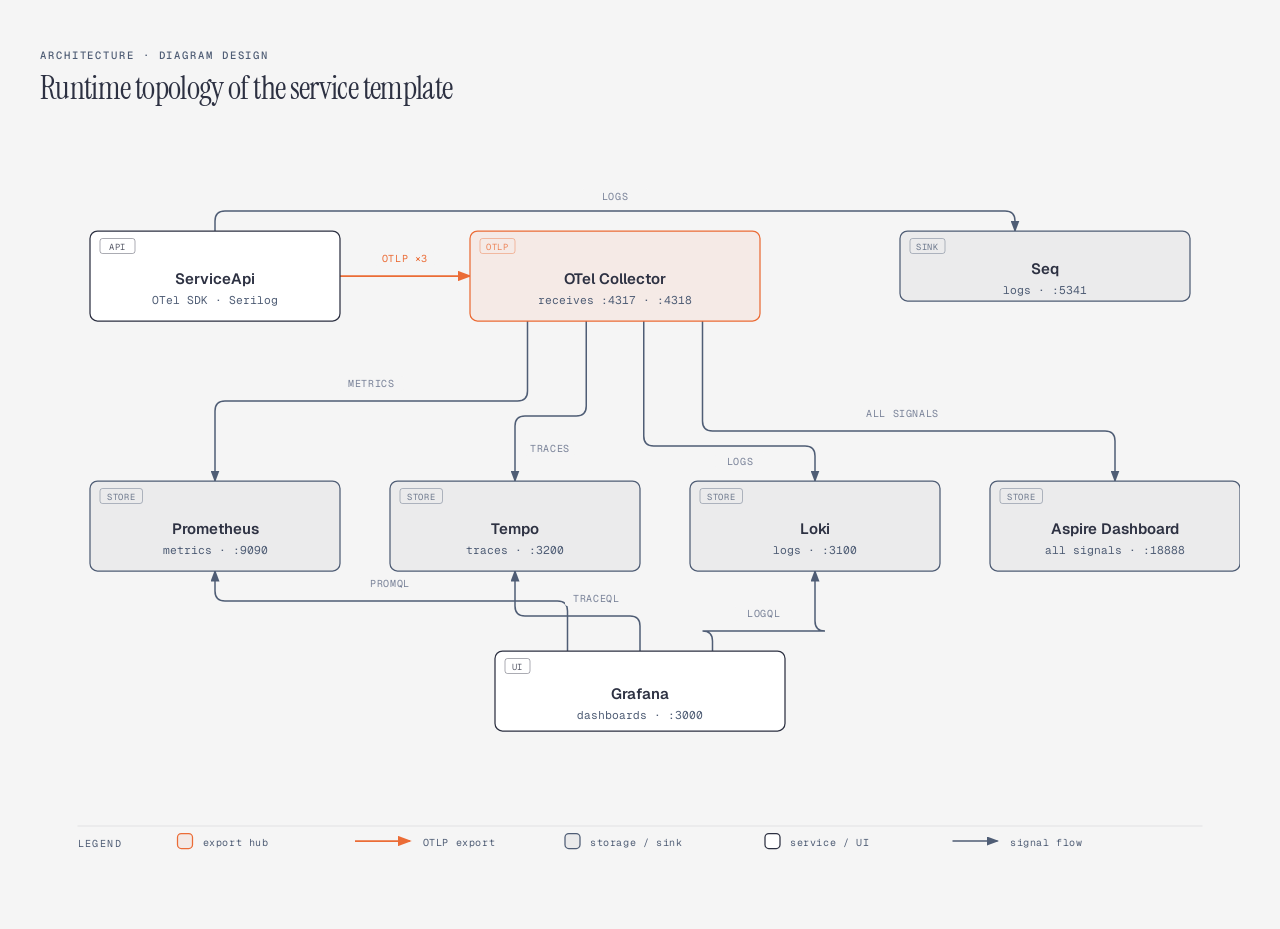
<file: docs/diagrams/runtime-topology.html>
<!DOCTYPE html>
<html lang="en">
<head>
  <meta charset="UTF-8">
  <meta name="viewport" content="width=device-width, initial-scale=1.0">
  <title>Runtime topology — DotNet.ServiceName</title>
  <link href="https://fonts.googleapis.com/css2?family=Instrument+Serif:ital@0;1&family=Geist:wght@400;500;600&family=Geist+Mono:wght@400;500;600&family=Noto+Serif:ital@0;1&family=Noto+Sans+KR:wght@400;500;600&family=Noto+Serif+KR:wght@400&family=Noto+Sans+TC:wght@400;500;600&family=Noto+Serif+TC:wght@400&display=swap" rel="stylesheet">
  <style>
    *, *::before, *::after { box-sizing: border-box; margin: 0; padding: 0; }
    :root {
      --color-paper:   #f5f5f5;   /* white-smoke */
      --color-ink:     #2d3142;   /* jet-black */
      --color-muted:   #4f5d75;   /* blue-slate */
      --color-accent:  #eb6c36;   /* atomic-tangerine */
      --font-sans:     'Geist', system-ui, sans-serif;
      --font-serif:    'Instrument Serif', 'Noto Serif', 'Noto Serif KR', serif;
      --font-mono:     'Geist Mono', ui-monospace, monospace;
    }

    body {
      font-family: var(--font-sans);
      background: var(--color-paper);
      color: var(--color-ink);
      min-height: 100vh;
      display: flex;
      align-items: center;
      justify-content: center;
      padding: 3rem 2rem;
    }

    .frame { max-width: 1200px; width: 100%; }
    /* The SVG holds its readable width (min-width == the viewBox width, so the
       type ramp is never silently scaled down). This wrapper lets a narrow
       screen scroll the diagram instead of the whole page. */
    .diagram-container { width: 100%; overflow-x: auto; }

    .eyebrow {
      font-family: var(--font-mono);
      font-size: 0.66rem;
      font-weight: 500;
      letter-spacing: 0.18em;
      text-transform: uppercase;
      color: var(--color-muted);
      margin-bottom: 0.5rem;
    }

    h1 {
      font-family: var(--font-serif);
      font-size: clamp(1.5rem, 2.4vw + 0.75rem, 2rem);
      font-weight: 400;
      letter-spacing: -0.02em;
      line-height: 1.15;
      color: var(--color-ink);
      margin-bottom: 1.5rem;
    }

    svg { width: 100%; min-width: 960px; display: block; }
    /* Paper has no scrollbar, so the local scroller would clip instead of
       scroll. Let the diagram scale down to the sheet: smaller but whole
       beats sharp but cut off. Must come after the svg rule above - a media
       query adds no specificity, so a later plain rule would win. */
    @media print {
      .diagram-container { overflow-x: visible; }
      svg { min-width: 0; }
    }
  </style>
</head>
<body>
  <div class="frame">
    <p class="eyebrow">Architecture · Diagram Design</p>
    <h1>Runtime topology of the service template</h1>

    <div class="diagram-container">
      <svg viewBox="0 0 960 600" xmlns="http://www.w3.org/2000/svg" role="img" aria-labelledby="runtime-topology-title runtime-topology-desc">
        <title id="runtime-topology-title">Runtime topology of the service template</title>
        <desc id="runtime-topology-desc">Architecture of the docker compose runtime: the ServiceApi exports logs, metrics and traces once over OTLP to a collector, which stores them in Prometheus, Tempo, Loki and the Aspire dashboard, while Grafana queries the backends and Seq receives logs directly.</desc>
        <defs>
          <marker id="arrow" markerWidth="8" markerHeight="6" refX="7" refY="3" orient="auto"><polygon points="0 0, 8 3, 0 6" fill="#4f5d75"/></marker>
          <marker id="arrow-accent" markerWidth="8" markerHeight="6" refX="7" refY="3" orient="auto"><polygon points="0 0, 8 3, 0 6" fill="#eb6c36"/></marker>
          <marker id="arrow-link" markerWidth="8" markerHeight="6" refX="7" refY="3" orient="auto"><polygon points="0 0, 8 3, 0 6" fill="#2e5aa8"/></marker>
        </defs>

        <rect width="100%" height="100%" fill="#f5f5f5"/>

        <!-- ============ arrows (drawn before nodes) ============ -->

        <!-- webapp -> seq: logs over the top -->
        <path d="M 140,80 V 72 Q 140,64 148,64 H 772 Q 780,64 780,72 V 80"
              fill="none" stroke="#4f5d75" stroke-width="1.2" marker-end="url(#arrow)"/>
        <rect x="434" y="46" width="52" height="12" rx="2" fill="#f5f5f5"/>
        <text x="460" y="55" fill="#7a8399" font-size="8" font-family="'Geist Mono', monospace" text-anchor="middle" letter-spacing="0.06em">LOGS</text>

        <!-- webapp -> collector: the one OTLP export (headline path) -->
        <line x1="240" y1="116" x2="344" y2="116" stroke="#eb6c36" stroke-width="1.4" marker-end="url(#arrow-accent)"/>
        <rect x="268" y="96" width="48" height="12" rx="2" fill="#f5f5f5"/>
        <text x="292" y="105" fill="#eb6c36" font-size="8" font-family="'Geist Mono', monospace" text-anchor="middle" letter-spacing="0.06em">OTLP ×3</text>

        <!-- collector -> prometheus -->
        <path d="M 390,136 V 208 Q 390,216 382,216 H 148 Q 140,216 140,224 V 280"
              fill="none" stroke="#4f5d75" stroke-width="1.2" marker-end="url(#arrow)"/>
        <rect x="239" y="196" width="52" height="12" rx="2" fill="#f5f5f5"/>
        <text x="265" y="205" fill="#7a8399" font-size="8" font-family="'Geist Mono', monospace" text-anchor="middle" letter-spacing="0.06em">METRICS</text>

        <!-- collector -> tempo -->
        <path d="M 437,136 V 220 Q 437,228 429,228 H 388 Q 380,228 380,236 V 280"
              fill="none" stroke="#4f5d75" stroke-width="1.2" marker-end="url(#arrow)"/>
        <rect x="388" y="248" width="40" height="12" rx="2" fill="#f5f5f5"/>
        <text x="408" y="257" fill="#7a8399" font-size="8" font-family="'Geist Mono', monospace" text-anchor="middle" letter-spacing="0.06em">TRACES</text>

        <!-- collector -> loki -->
        <path d="M 483,136 V 244 Q 483,252 491,252 H 612 Q 620,252 620,260 V 280"
              fill="none" stroke="#4f5d75" stroke-width="1.2" marker-end="url(#arrow)"/>
        <rect x="540" y="258" width="40" height="12" rx="2" fill="#f5f5f5"/>
        <text x="560" y="267" fill="#7a8399" font-size="8" font-family="'Geist Mono', monospace" text-anchor="middle" letter-spacing="0.06em">LOGS</text>

        <!-- collector -> aspire dashboard -->
        <path d="M 530,136 V 232 Q 530,240 538,240 H 852 Q 860,240 860,248 V 280"
              fill="none" stroke="#4f5d75" stroke-width="1.2" marker-end="url(#arrow)"/>
        <rect x="658" y="220" width="64" height="12" rx="2" fill="#f5f5f5"/>
        <text x="690" y="229" fill="#7a8399" font-size="8" font-family="'Geist Mono', monospace" text-anchor="middle" letter-spacing="0.06em">ALL SIGNALS</text>

        <!-- grafana -> prometheus -->
        <path d="M 422,416 V 384 Q 422,376 414,376 H 148 Q 140,376 140,368 V 352"
              fill="none" stroke="#4f5d75" stroke-width="1.2" marker-end="url(#arrow)"/>
        <rect x="256" y="356" width="48" height="12" rx="2" fill="#f5f5f5"/>
        <text x="280" y="365" fill="#7a8399" font-size="8" font-family="'Geist Mono', monospace" text-anchor="middle" letter-spacing="0.06em">PROMQL</text>

        <!-- grafana -> tempo -->
        <path d="M 480,416 V 396 Q 480,388 472,388 H 388 Q 380,388 380,380 V 352"
              fill="none" stroke="#4f5d75" stroke-width="1.2" marker-end="url(#arrow)"/>
        <rect x="420" y="368" width="50" height="12" rx="2" fill="#f5f5f5"/>
        <text x="445" y="377" fill="#7a8399" font-size="8" font-family="'Geist Mono', monospace" text-anchor="middle" letter-spacing="0.06em">TRACEQL</text>

        <!-- grafana -> loki -->
        <path d="M 538,416 V 408 Q 538,400 530,400 H 628 Q 620,400 620,392 V 352"
              fill="none" stroke="#4f5d75" stroke-width="1.2" marker-end="url(#arrow)"/>
        <rect x="556" y="380" width="46" height="12" rx="2" fill="#f5f5f5"/>
        <text x="579" y="389" fill="#7a8399" font-size="8" font-family="'Geist Mono', monospace" text-anchor="middle" letter-spacing="0.06em">LOGQL</text>

        <!-- ============ nodes ============ -->

        <!-- ServiceApi -->
        <rect x="40" y="80" width="200" height="72" rx="6" fill="#f5f5f5"/>
        <rect x="40" y="80" width="200" height="72" rx="6" fill="#ffffff" stroke="#2d3142" stroke-width="1"/>
        <rect x="48" y="86" width="28" height="12" rx="2" fill="transparent" stroke="rgba(45,49,66,0.40)" stroke-width="0.8"/>
        <text x="62" y="95" fill="rgba(45,49,66,0.80)" font-size="7" font-family="'Geist Mono', monospace" text-anchor="middle" letter-spacing="0.08em">API</text>
        <text x="140" y="122" fill="#2d3142" font-size="12" font-weight="600" font-family="'Geist', sans-serif" text-anchor="middle">ServiceApi</text>
        <text x="140" y="138" fill="#4f5d75" font-size="9" font-family="'Geist Mono', monospace" text-anchor="middle">OTel SDK · Serilog</text>

        <!-- OTel Collector (focal) -->
        <rect x="344" y="80" width="232" height="72" rx="6" fill="#f5f5f5"/>
        <rect x="344" y="80" width="232" height="72" rx="6" fill="rgba(235,108,54,0.08)" stroke="#eb6c36" stroke-width="1"/>
        <rect x="352" y="86" width="28" height="12" rx="2" fill="transparent" stroke="rgba(235,108,54,0.40)" stroke-width="0.8"/>
        <text x="366" y="95" fill="rgba(235,108,54,0.80)" font-size="7" font-family="'Geist Mono', monospace" text-anchor="middle" letter-spacing="0.08em">OTLP</text>
        <text x="460" y="122" fill="#2d3142" font-size="12" font-weight="600" font-family="'Geist', sans-serif" text-anchor="middle">OTel Collector</text>
        <text x="460" y="138" fill="#4f5d75" font-size="9" font-family="'Geist Mono', monospace" text-anchor="middle">receives :4317 · :4318</text>

        <!-- Seq -->
        <rect x="688" y="80" width="232" height="56" rx="6" fill="#f5f5f5"/>
        <rect x="688" y="80" width="232" height="56" rx="6" fill="rgba(45,49,66,0.05)" stroke="#4f5d75" stroke-width="1"/>
        <rect x="696" y="86" width="28" height="12" rx="2" fill="transparent" stroke="rgba(79,93,117,0.40)" stroke-width="0.8"/>
        <text x="710" y="95" fill="rgba(79,93,117,0.80)" font-size="7" font-family="'Geist Mono', monospace" text-anchor="middle" letter-spacing="0.08em">SINK</text>
        <text x="804" y="114" fill="#2d3142" font-size="12" font-weight="600" font-family="'Geist', sans-serif" text-anchor="middle">Seq</text>
        <text x="804" y="130" fill="#4f5d75" font-size="9" font-family="'Geist Mono', monospace" text-anchor="middle">logs · :5341</text>

        <!-- Prometheus -->
        <rect x="40" y="280" width="200" height="72" rx="6" fill="#f5f5f5"/>
        <rect x="40" y="280" width="200" height="72" rx="6" fill="rgba(45,49,66,0.05)" stroke="#4f5d75" stroke-width="1"/>
        <rect x="48" y="286" width="34" height="12" rx="2" fill="transparent" stroke="rgba(79,93,117,0.40)" stroke-width="0.8"/>
        <text x="65" y="295" fill="rgba(79,93,117,0.80)" font-size="7" font-family="'Geist Mono', monospace" text-anchor="middle" letter-spacing="0.08em">STORE</text>
        <text x="140" y="322" fill="#2d3142" font-size="12" font-weight="600" font-family="'Geist', sans-serif" text-anchor="middle">Prometheus</text>
        <text x="140" y="338" fill="#4f5d75" font-size="9" font-family="'Geist Mono', monospace" text-anchor="middle">metrics · :9090</text>

        <!-- Tempo -->
        <rect x="280" y="280" width="200" height="72" rx="6" fill="#f5f5f5"/>
        <rect x="280" y="280" width="200" height="72" rx="6" fill="rgba(45,49,66,0.05)" stroke="#4f5d75" stroke-width="1"/>
        <rect x="288" y="286" width="34" height="12" rx="2" fill="transparent" stroke="rgba(79,93,117,0.40)" stroke-width="0.8"/>
        <text x="305" y="295" fill="rgba(79,93,117,0.80)" font-size="7" font-family="'Geist Mono', monospace" text-anchor="middle" letter-spacing="0.08em">STORE</text>
        <text x="380" y="322" fill="#2d3142" font-size="12" font-weight="600" font-family="'Geist', sans-serif" text-anchor="middle">Tempo</text>
        <text x="380" y="338" fill="#4f5d75" font-size="9" font-family="'Geist Mono', monospace" text-anchor="middle">traces · :3200</text>

        <!-- Loki -->
        <rect x="520" y="280" width="200" height="72" rx="6" fill="#f5f5f5"/>
        <rect x="520" y="280" width="200" height="72" rx="6" fill="rgba(45,49,66,0.05)" stroke="#4f5d75" stroke-width="1"/>
        <rect x="528" y="286" width="34" height="12" rx="2" fill="transparent" stroke="rgba(79,93,117,0.40)" stroke-width="0.8"/>
        <text x="545" y="295" fill="rgba(79,93,117,0.80)" font-size="7" font-family="'Geist Mono', monospace" text-anchor="middle" letter-spacing="0.08em">STORE</text>
        <text x="620" y="322" fill="#2d3142" font-size="12" font-weight="600" font-family="'Geist', sans-serif" text-anchor="middle">Loki</text>
        <text x="620" y="338" fill="#4f5d75" font-size="9" font-family="'Geist Mono', monospace" text-anchor="middle">logs · :3100</text>

        <!-- Aspire Dashboard -->
        <rect x="760" y="280" width="200" height="72" rx="6" fill="#f5f5f5"/>
        <rect x="760" y="280" width="200" height="72" rx="6" fill="rgba(45,49,66,0.05)" stroke="#4f5d75" stroke-width="1"/>
        <rect x="768" y="286" width="34" height="12" rx="2" fill="transparent" stroke="rgba(79,93,117,0.40)" stroke-width="0.8"/>
        <text x="785" y="295" fill="rgba(79,93,117,0.80)" font-size="7" font-family="'Geist Mono', monospace" text-anchor="middle" letter-spacing="0.08em">STORE</text>
        <text x="860" y="322" fill="#2d3142" font-size="12" font-weight="600" font-family="'Geist', sans-serif" text-anchor="middle">Aspire Dashboard</text>
        <text x="860" y="338" fill="#4f5d75" font-size="9" font-family="'Geist Mono', monospace" text-anchor="middle">all signals · :18888</text>

        <!-- Grafana -->
        <rect x="364" y="416" width="232" height="64" rx="6" fill="#f5f5f5"/>
        <rect x="364" y="416" width="232" height="64" rx="6" fill="#ffffff" stroke="#2d3142" stroke-width="1"/>
        <rect x="372" y="422" width="20" height="12" rx="2" fill="transparent" stroke="rgba(45,49,66,0.40)" stroke-width="0.8"/>
        <text x="382" y="431" fill="rgba(45,49,66,0.80)" font-size="7" font-family="'Geist Mono', monospace" text-anchor="middle" letter-spacing="0.08em">UI</text>
        <text x="480" y="454" fill="#2d3142" font-size="12" font-weight="600" font-family="'Geist', sans-serif" text-anchor="middle">Grafana</text>
        <text x="480" y="470" fill="#4f5d75" font-size="9" font-family="'Geist Mono', monospace" text-anchor="middle">dashboards · :3000</text>

        <!-- ============ legend ============ -->

        <line x1="30" y1="556" x2="930" y2="556" stroke="rgba(45,49,66,0.10)" stroke-width="0.8"/>
        <text x="30" y="573" fill="#4f5d75" font-size="8" font-family="'Geist Mono', monospace" letter-spacing="0.14em">LEGEND</text>

        <rect x="110" y="562" width="12" height="12" rx="3" fill="rgba(235,108,54,0.08)" stroke="#eb6c36" stroke-width="1"/>
        <text x="130" y="572" fill="#4f5d75" font-size="8" font-family="'Geist Mono', monospace" letter-spacing="0.06em">export hub</text>

        <line x1="252" y1="568" x2="296" y2="568" stroke="#eb6c36" stroke-width="1.4" marker-end="url(#arrow-accent)"/>
        <text x="306" y="572" fill="#4f5d75" font-size="8" font-family="'Geist Mono', monospace" letter-spacing="0.06em">OTLP export</text>

        <rect x="420" y="562" width="12" height="12" rx="3" fill="rgba(45,49,66,0.05)" stroke="#4f5d75" stroke-width="1"/>
        <text x="440" y="572" fill="#4f5d75" font-size="8" font-family="'Geist Mono', monospace" letter-spacing="0.06em">storage / sink</text>

        <rect x="580" y="562" width="12" height="12" rx="3" fill="#ffffff" stroke="#2d3142" stroke-width="1"/>
        <text x="600" y="572" fill="#4f5d75" font-size="8" font-family="'Geist Mono', monospace" letter-spacing="0.06em">service / UI</text>

        <line x1="730" y1="568" x2="766" y2="568" stroke="#4f5d75" stroke-width="1.2" marker-end="url(#arrow)"/>
        <text x="776" y="572" fill="#4f5d75" font-size="8" font-family="'Geist Mono', monospace" letter-spacing="0.06em">signal flow</text>

      </svg>
    </div>
  </div>
</body>
</html>
</file>
